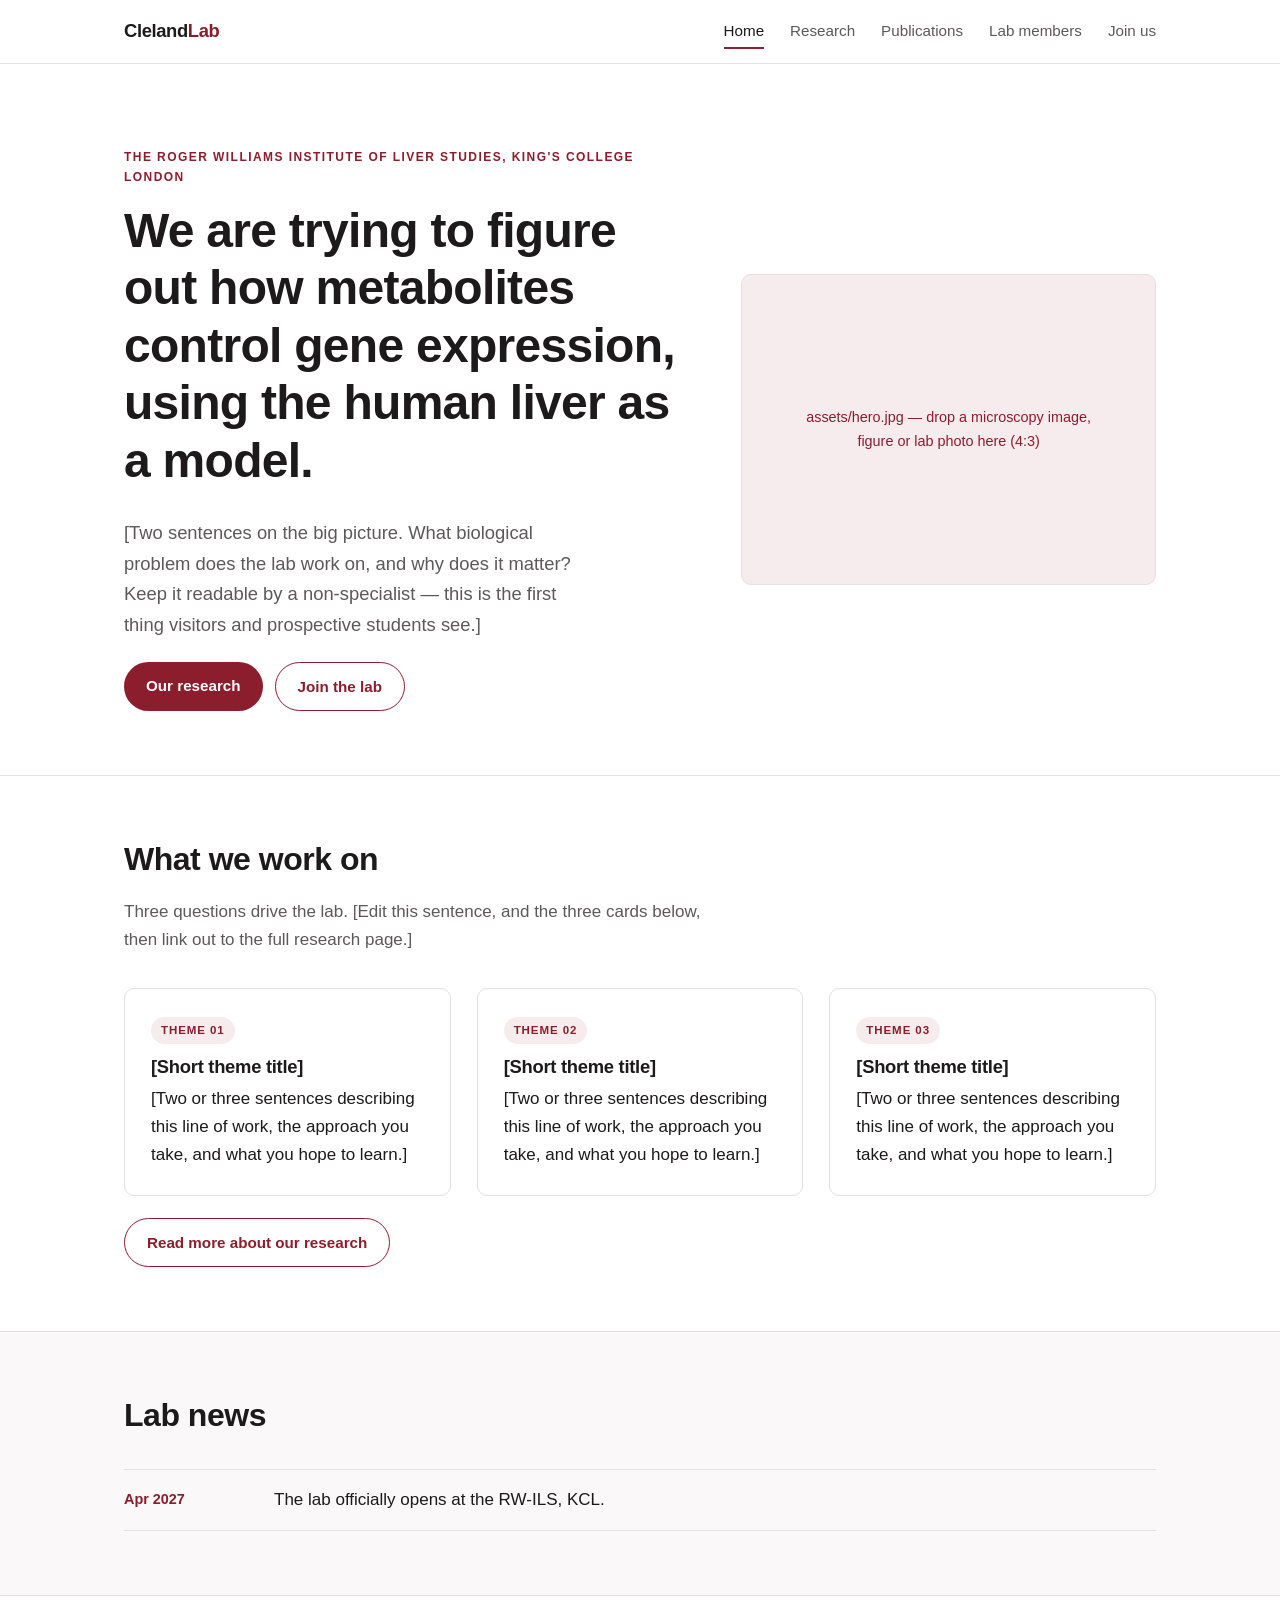
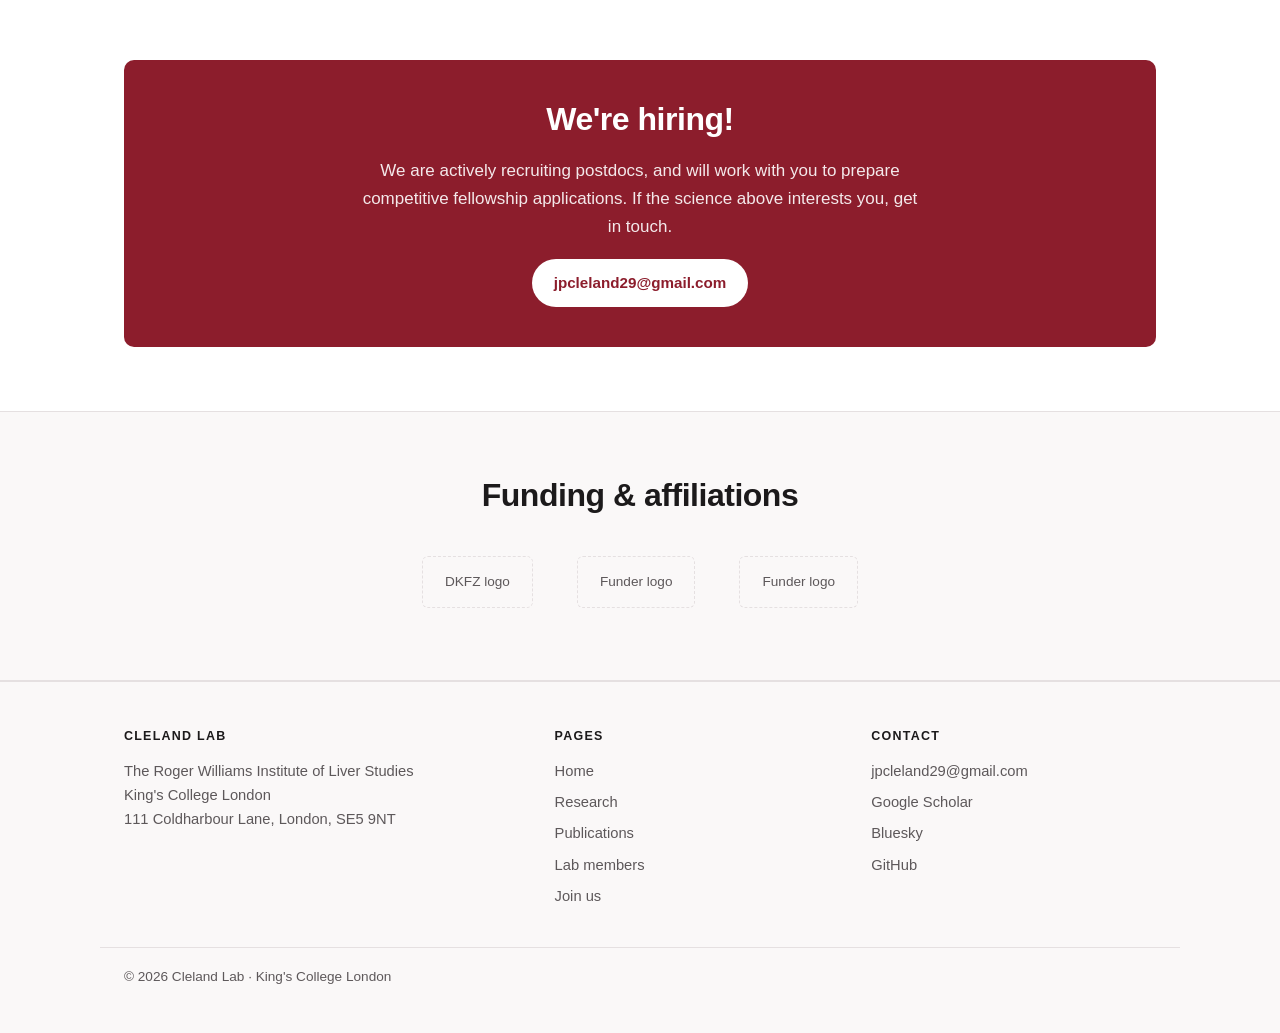
<file: index.html>
<!DOCTYPE html>
<html lang="en">
<head>
<meta charset="utf-8">
<meta name="viewport" content="width=device-width, initial-scale=1">
<title>Cleland Lab</title>
<meta name="description" content="The Cleland Lab — [one-line description of what the lab studies].">
<link rel="stylesheet" href="style.css">
<link rel="icon" href="data:image/svg+xml,<svg xmlns='http://www.w3.org/2000/svg' viewBox='0 0 100 100'><text y='.9em' font-size='90'>🧬</text></svg>">
</head>
<body>

<!-- ========== HEADER (identical on every page — edit all 5 files if you change it) ========== -->
<header class="site-header">
  <nav class="nav">
    <a class="brand" href="index.html">Cleland<span>Lab</span></a>
    <input type="checkbox" id="navtoggle" class="nav-toggle" hidden>
    <label for="navtoggle" class="nav-burger" aria-label="Menu">☰</label>
    <div class="nav-links">
      <a href="index.html" class="active">Home</a>
      <a href="research.html">Research</a>
      <a href="publications.html">Publications</a>
      <a href="members.html">Lab members</a>
      <a href="join.html">Join us</a>
    </div>
  </nav>
</header>

<!-- ========== HERO ========== -->
<section class="hero">
  <div class="wrap hero-grid">
    <div>
      <p class="eyebrow"> The Roger Williams Institute of Liver Studies, King's College London </p>
      <h1>We are trying to figure out how metabolites control gene expression, using the human liver as a model.</h1>
      <p class="lead">
        [Two sentences on the big picture. What biological problem does the lab work on,
        and why does it matter? Keep it readable by a non-specialist — this is the first
        thing visitors and prospective students see.]
      </p>
      <div class="btn-row">
        <a class="btn" href="research.html">Our research</a>
        <a class="btn ghost" href="join.html">Join the lab</a>
      </div>
    </div>
    <div class="hero-figure">
      <!-- Replace with your own image or animated GIF:
           <img src="assets/hero.jpg" alt="Description of the image"> -->
      assets/hero.jpg — drop a microscopy image,<br>figure or lab photo here (4:3)
    </div>
  </div>
</section>

<!-- ========== RESEARCH TEASER ========== -->
<section class="section">
  <div class="wrap">
    <div class="section-head">
      <h2>What we work on</h2>
      <p>Three questions drive the lab. [Edit this sentence, and the three cards below,
         then link out to the full research page.]</p>
    </div>
    <div class="grid cols-3">
      <div class="card">
        <span class="tag">Theme 01</span>
        <h3>[Short theme title]</h3>
        <p>[Two or three sentences describing this line of work, the approach you take,
           and what you hope to learn.]</p>
      </div>
      <div class="card">
        <span class="tag">Theme 02</span>
        <h3>[Short theme title]</h3>
        <p>[Two or three sentences describing this line of work, the approach you take,
           and what you hope to learn.]</p>
      </div>
      <div class="card">
        <span class="tag">Theme 03</span>
        <h3>[Short theme title]</h3>
        <p>[Two or three sentences describing this line of work, the approach you take,
           and what you hope to learn.]</p>
      </div>
    </div>
    <div class="btn-row">
      <a class="btn ghost" href="research.html">Read more about our research</a>
    </div>
  </div>
</section>

<!-- ========== NEWS ========== -->
<section class="section alt">
  <div class="wrap">
    <div class="section-head">
      <h2>Lab news</h2>
    </div>
    <ul class="news">
      <li>
        <time datetime="2027-04">Apr 2027</time>
        <p>The lab officially opens at the RW-ILS, KCL. </p>
      </li>
    </ul>
  </div>
</section>

<!-- ========== RECRUITMENT CALLOUT ========== -->
<section class="section">
  <div class="wrap">
    <div class="callout">
      <h2>We're hiring!</h2>
      <p> We are actively recruiting postdocs, and will work with you to prepare competitive fellowship applications. If the science above interests you, get in touch.</p>
      <a class="btn" href="mailto:jpcleland29@gmail.com">jpcleland29@gmail.com</a>
    </div>
  </div>
</section>

<!-- ========== FUNDERS / AFFILIATIONS ========== -->
<section class="section alt">
  <div class="wrap">
    <div class="section-head" style="text-align:center">
      <h2 style="margin-bottom:.3em">Funding &amp; affiliations</h2>
    </div>
    <div class="logos">
      <!-- Replace each placeholder with: <img src="assets/logo-dkfz.svg" alt="DKFZ"> -->
      <span class="placeholder">DKFZ logo</span>
      <span class="placeholder">Funder logo</span>
      <span class="placeholder">Funder logo</span>
    </div>
  </div>
</section>

<!-- ========== FOOTER (identical on every page) ========== -->
<footer class="site-footer">
  <div class="wrap footer-grid">
    <div>
      <h4>Cleland Lab</h4>
      <p style="margin:0">
        The Roger Williams Institute of Liver Studies <br>
        King's College London <br>
        111 Coldharbour Lane, London, SE5 9NT <br>
      </p>
    </div>
    <div>
      <h4>Pages</h4>
      <ul>
        <li><a href="index.html">Home</a></li>
        <li><a href="research.html">Research</a></li>
        <li><a href="publications.html">Publications</a></li>
        <li><a href="members.html">Lab members</a></li>
        <li><a href="join.html">Join us</a></li>
      </ul>
    </div>
    <div>
      <h4>Contact</h4>
      <ul>
        <li><a href="mailto:jpcleland29@gmail.com">jpcleland29@gmail.com</a></li>
        <li><a href="#">Google Scholar</a></li>
        <li><a href="#">Bluesky</a></li>
        <li><a href="#">GitHub</a></li>
      </ul>
    </div>
  </div>
  <div class="wrap footer-bottom">
    © 2026 Cleland Lab · King's College London
  </div>
</footer>

</body>
</html>
</file>
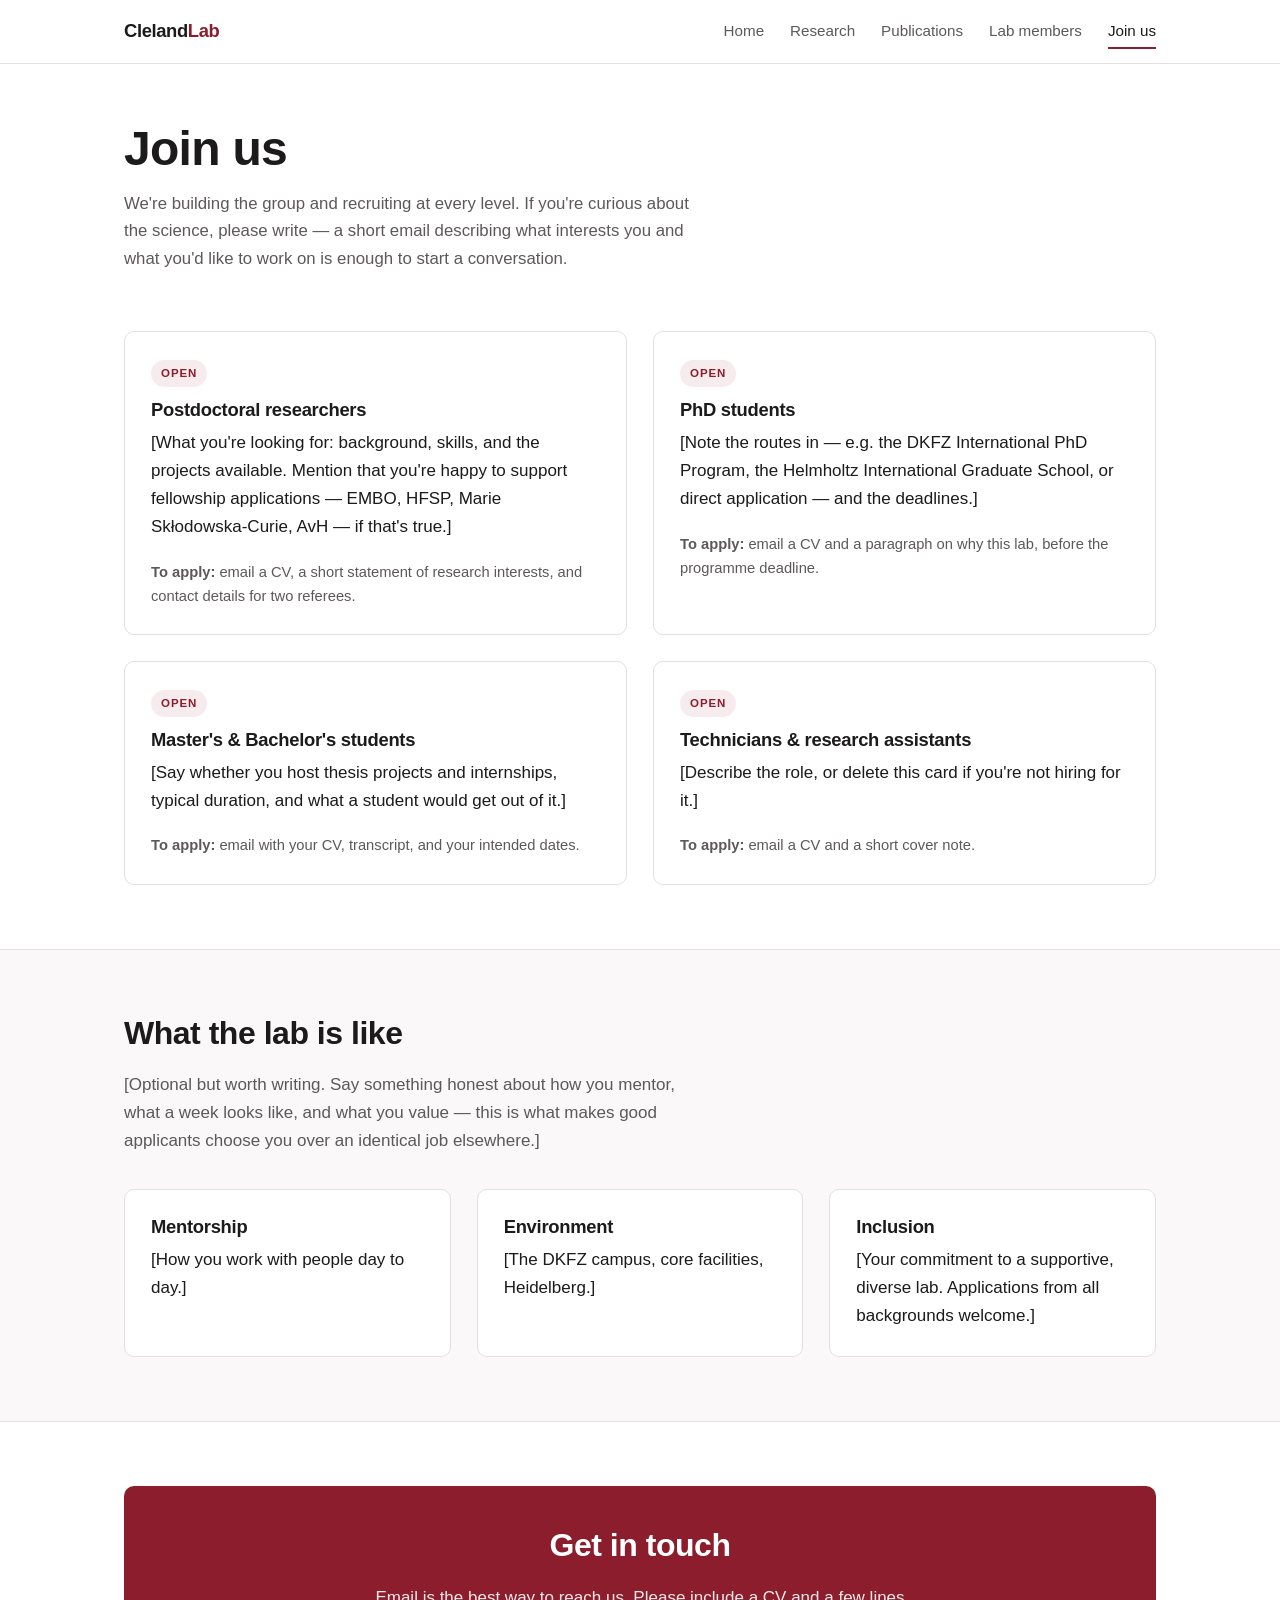
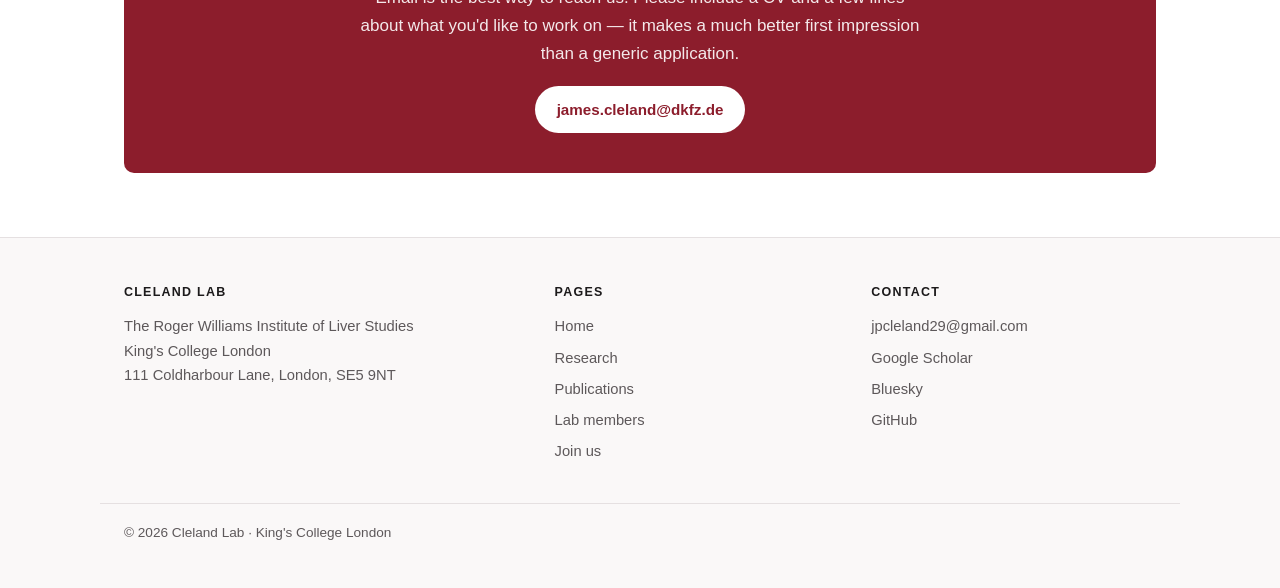
<file: join.html>
<!DOCTYPE html>
<html lang="en">
<head>
<meta charset="utf-8">
<meta name="viewport" content="width=device-width, initial-scale=1">
<title>Join us · Cleland Lab</title>
<meta name="description" content="Open positions in the Cleland Lab at the DKFZ, Heidelberg.">
<link rel="stylesheet" href="style.css">
<link rel="icon" href="data:image/svg+xml,<svg xmlns='http://www.w3.org/2000/svg' viewBox='0 0 100 100'><text y='.9em' font-size='90'>🧬</text></svg>">
</head>
<body>

<header class="site-header">
  <nav class="nav">
    <a class="brand" href="index.html">Cleland<span>Lab</span></a>
    <input type="checkbox" id="navtoggle" class="nav-toggle" hidden>
    <label for="navtoggle" class="nav-burger" aria-label="Menu">☰</label>
    <div class="nav-links">
      <a href="index.html">Home</a>
      <a href="research.html">Research</a>
      <a href="publications.html">Publications</a>
      <a href="members.html">Lab members</a>
      <a href="join.html" class="active">Join us</a>
    </div>
  </nav>
</header>

<section class="page-head">
  <div class="wrap">
    <h1>Join us</h1>
    <p>We're building the group and recruiting at every level. If you're curious about
       the science, please write — a short email describing what interests you and what
       you'd like to work on is enough to start a conversation.</p>
  </div>
</section>

<section class="section" style="padding-top:32px">
  <div class="wrap">
    <div class="grid cols-2">

      <div class="card">
        <span class="tag">Open</span>
        <h3>Postdoctoral researchers</h3>
        <p>[What you're looking for: background, skills, and the projects available.
           Mention that you're happy to support fellowship applications — EMBO, HFSP,
           Marie Skłodowska-Curie, AvH — if that's true.]</p>
        <p class="small muted"><b>To apply:</b> email a CV, a short statement of
           research interests, and contact details for two referees.</p>
      </div>

      <div class="card">
        <span class="tag">Open</span>
        <h3>PhD students</h3>
        <p>[Note the routes in — e.g. the DKFZ International PhD Program, the Helmholtz
           International Graduate School, or direct application — and the deadlines.]</p>
        <p class="small muted"><b>To apply:</b> email a CV and a paragraph on why this
           lab, before the programme deadline.</p>
      </div>

      <div class="card">
        <span class="tag">Open</span>
        <h3>Master's &amp; Bachelor's students</h3>
        <p>[Say whether you host thesis projects and internships, typical duration,
           and what a student would get out of it.]</p>
        <p class="small muted"><b>To apply:</b> email with your CV, transcript, and
           your intended dates.</p>
      </div>

      <div class="card">
        <span class="tag">Open</span>
        <h3>Technicians &amp; research assistants</h3>
        <p>[Describe the role, or delete this card if you're not hiring for it.]</p>
        <p class="small muted"><b>To apply:</b> email a CV and a short cover note.</p>
      </div>

    </div>
  </div>
</section>

<section class="section alt">
  <div class="wrap">
    <div class="section-head">
      <h2>What the lab is like</h2>
      <p>[Optional but worth writing. Say something honest about how you mentor, what
         a week looks like, and what you value — this is what makes good applicants
         choose you over an identical job elsewhere.]</p>
    </div>
    <div class="grid cols-3">
      <div class="card"><h3>Mentorship</h3><p>[How you work with people day to day.]</p></div>
      <div class="card"><h3>Environment</h3><p>[The DKFZ campus, core facilities, Heidelberg.]</p></div>
      <div class="card"><h3>Inclusion</h3><p>[Your commitment to a supportive, diverse lab. Applications from all backgrounds welcome.]</p></div>
    </div>
  </div>
</section>

<section class="section">
  <div class="wrap">
    <div class="callout">
      <h2>Get in touch</h2>
      <p>Email is the best way to reach us. Please include a CV and a few lines about
         what you'd like to work on — it makes a much better first impression than a
         generic application.</p>
      <a class="btn" href="mailto:james.cleland@dkfz.de">james.cleland@dkfz.de</a>
    </div>
  </div>
</section>

<footer class="site-footer">
  <div class="wrap footer-grid">
    <div>
      <h4>Cleland Lab</h4>
      <p style="margin:0">
        The Roger Williams Institute of Liver Studies <br>
        King's College London <br>
        111 Coldharbour Lane, London, SE5 9NT <br>
      </p>
    </div>
    <div>
      <h4>Pages</h4>
      <ul>
        <li><a href="index.html">Home</a></li>
        <li><a href="research.html">Research</a></li>
        <li><a href="publications.html">Publications</a></li>
        <li><a href="members.html">Lab members</a></li>
        <li><a href="join.html">Join us</a></li>
      </ul>
    </div>
    <div>
      <h4>Contact</h4>
      <ul>
        <li><a href="mailto:jpcleland29@gmail.com">jpcleland29@gmail.com</a></li>
        <li><a href="#">Google Scholar</a></li>
        <li><a href="#">Bluesky</a></li>
        <li><a href="#">GitHub</a></li>
      </ul>
    </div>
  </div>
  <div class="wrap footer-bottom">
    © 2026 Cleland Lab · King's College London
  </div>
</footer>

</body>
</html>
</file>
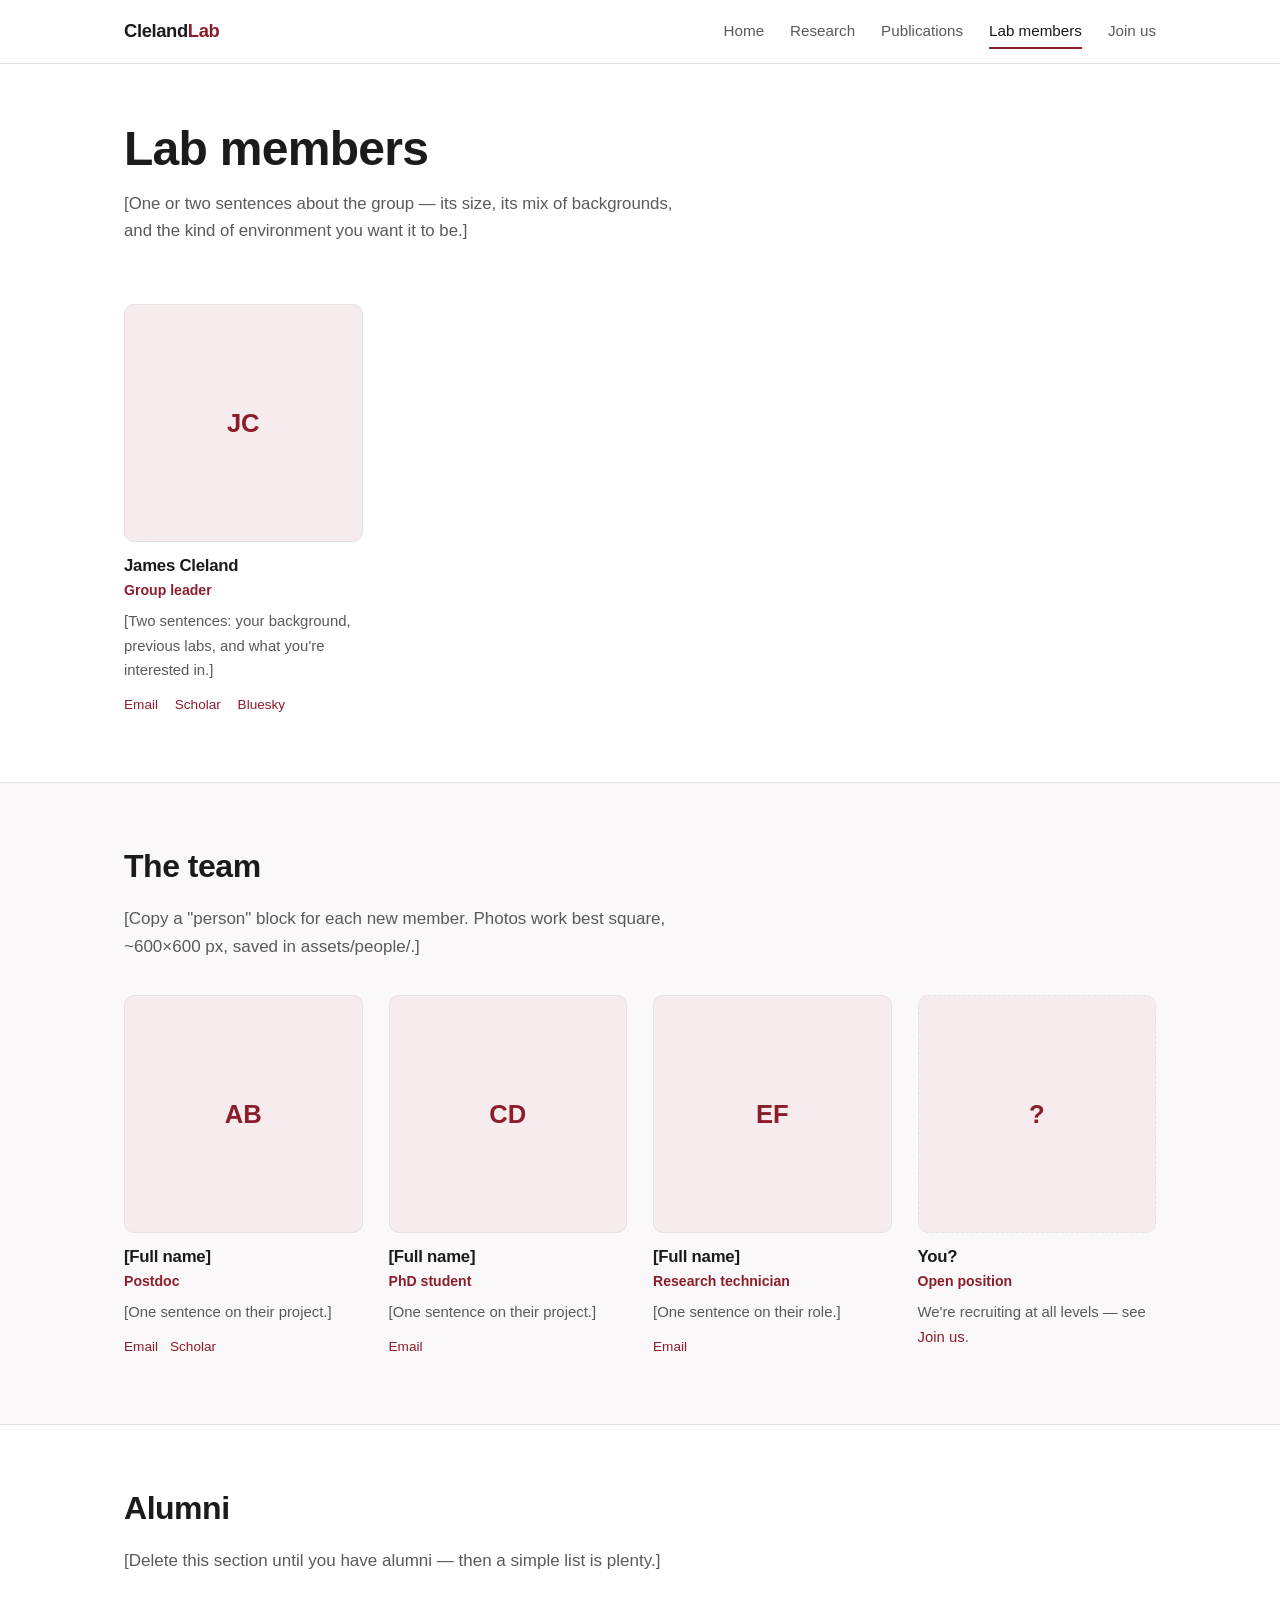
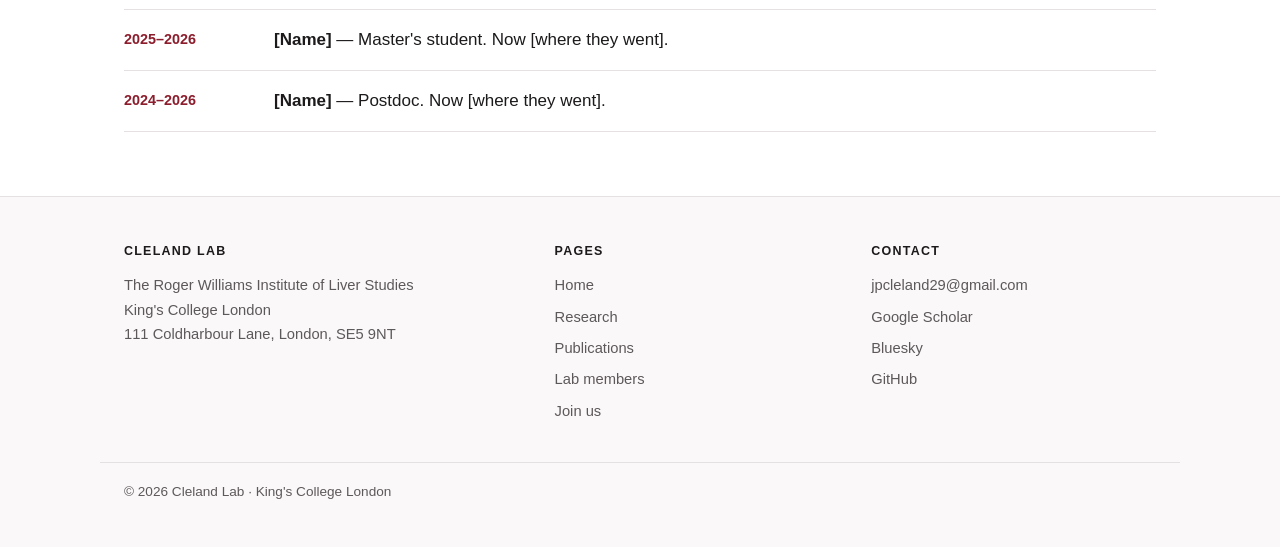
<file: members.html>
<!DOCTYPE html>
<html lang="en">
<head>
<meta charset="utf-8">
<meta name="viewport" content="width=device-width, initial-scale=1">
<title>Lab members · Cleland Lab</title>
<meta name="description" content="People in the Cleland Lab.">
<link rel="stylesheet" href="style.css">
<link rel="icon" href="data:image/svg+xml,<svg xmlns='http://www.w3.org/2000/svg' viewBox='0 0 100 100'><text y='.9em' font-size='90'>🧬</text></svg>">
</head>
<body>

<header class="site-header">
  <nav class="nav">
    <a class="brand" href="index.html">Cleland<span>Lab</span></a>
    <input type="checkbox" id="navtoggle" class="nav-toggle" hidden>
    <label for="navtoggle" class="nav-burger" aria-label="Menu">☰</label>
    <div class="nav-links">
      <a href="index.html">Home</a>
      <a href="research.html">Research</a>
      <a href="publications.html">Publications</a>
      <a href="members.html" class="active">Lab members</a>
      <a href="join.html">Join us</a>
    </div>
  </nav>
</header>

<section class="page-head">
  <div class="wrap">
    <h1>Lab members</h1>
    <p>[One or two sentences about the group — its size, its mix of backgrounds, and
       the kind of environment you want it to be.]</p>
  </div>
</section>

<!-- ========== GROUP LEADER ========== -->
<section class="section" style="padding-top:32px">
  <div class="wrap">
    <div class="grid cols-4">
      <div class="person">
        <div class="photo">
          <!-- <img src="assets/people/james.jpg" alt="James Cleland"> -->
          JC
        </div>
        <h3>James Cleland</h3>
        <p class="role">Group leader</p>
        <p>[Two sentences: your background, previous labs, and what you're interested in.]</p>
        <div class="links">
          <a href="mailto:james.cleland@dkfz.de">Email</a>
          <a href="#">Scholar</a>
          <a href="#">Bluesky</a>
        </div>
      </div>
    </div>
  </div>
</section>

<!-- ========== CURRENT MEMBERS ========== -->
<section class="section alt">
  <div class="wrap">
    <div class="section-head">
      <h2>The team</h2>
      <p>[Copy a "person" block for each new member. Photos work best square, ~600×600 px,
         saved in assets/people/.]</p>
    </div>
    <div class="grid cols-4">

      <div class="person">
        <div class="photo">AB</div>
        <h3>[Full name]</h3>
        <p class="role">Postdoc</p>
        <p>[One sentence on their project.]</p>
        <div class="links"><a href="#">Email</a><a href="#">Scholar</a></div>
      </div>

      <div class="person">
        <div class="photo">CD</div>
        <h3>[Full name]</h3>
        <p class="role">PhD student</p>
        <p>[One sentence on their project.]</p>
        <div class="links"><a href="#">Email</a></div>
      </div>

      <div class="person">
        <div class="photo">EF</div>
        <h3>[Full name]</h3>
        <p class="role">Research technician</p>
        <p>[One sentence on their role.]</p>
        <div class="links"><a href="#">Email</a></div>
      </div>

      <div class="person">
        <div class="photo" style="border-style:dashed">?</div>
        <h3>You?</h3>
        <p class="role">Open position</p>
        <p>We're recruiting at all levels — see <a href="join.html">Join us</a>.</p>
      </div>

    </div>
  </div>
</section>

<!-- ========== ALUMNI ========== -->
<section class="section">
  <div class="wrap">
    <div class="section-head">
      <h2>Alumni</h2>
      <p>[Delete this section until you have alumni — then a simple list is plenty.]</p>
    </div>
    <ul class="news">
      <li><time>2025–2026</time><p><b>[Name]</b> — Master's student. Now [where they went].</p></li>
      <li><time>2024–2026</time><p><b>[Name]</b> — Postdoc. Now [where they went].</p></li>
    </ul>
  </div>
</section>

<footer class="site-footer">
  <div class="wrap footer-grid">
    <div>
      <h4>Cleland Lab</h4>
      <p style="margin:0">
        The Roger Williams Institute of Liver Studies <br>
        King's College London <br>
        111 Coldharbour Lane, London, SE5 9NT <br>
      </p>
    </div>
    <div>
      <h4>Pages</h4>
      <ul>
        <li><a href="index.html">Home</a></li>
        <li><a href="research.html">Research</a></li>
        <li><a href="publications.html">Publications</a></li>
        <li><a href="members.html">Lab members</a></li>
        <li><a href="join.html">Join us</a></li>
      </ul>
    </div>
    <div>
      <h4>Contact</h4>
      <ul>
        <li><a href="mailto:jpcleland29@gmail.com">jpcleland29@gmail.com</a></li>
        <li><a href="#">Google Scholar</a></li>
        <li><a href="#">Bluesky</a></li>
        <li><a href="#">GitHub</a></li>
      </ul>
    </div>
  </div>
  <div class="wrap footer-bottom">
    © 2026 Cleland Lab · King's College London
  </div>
</footer>

</body>
</html>
</file>
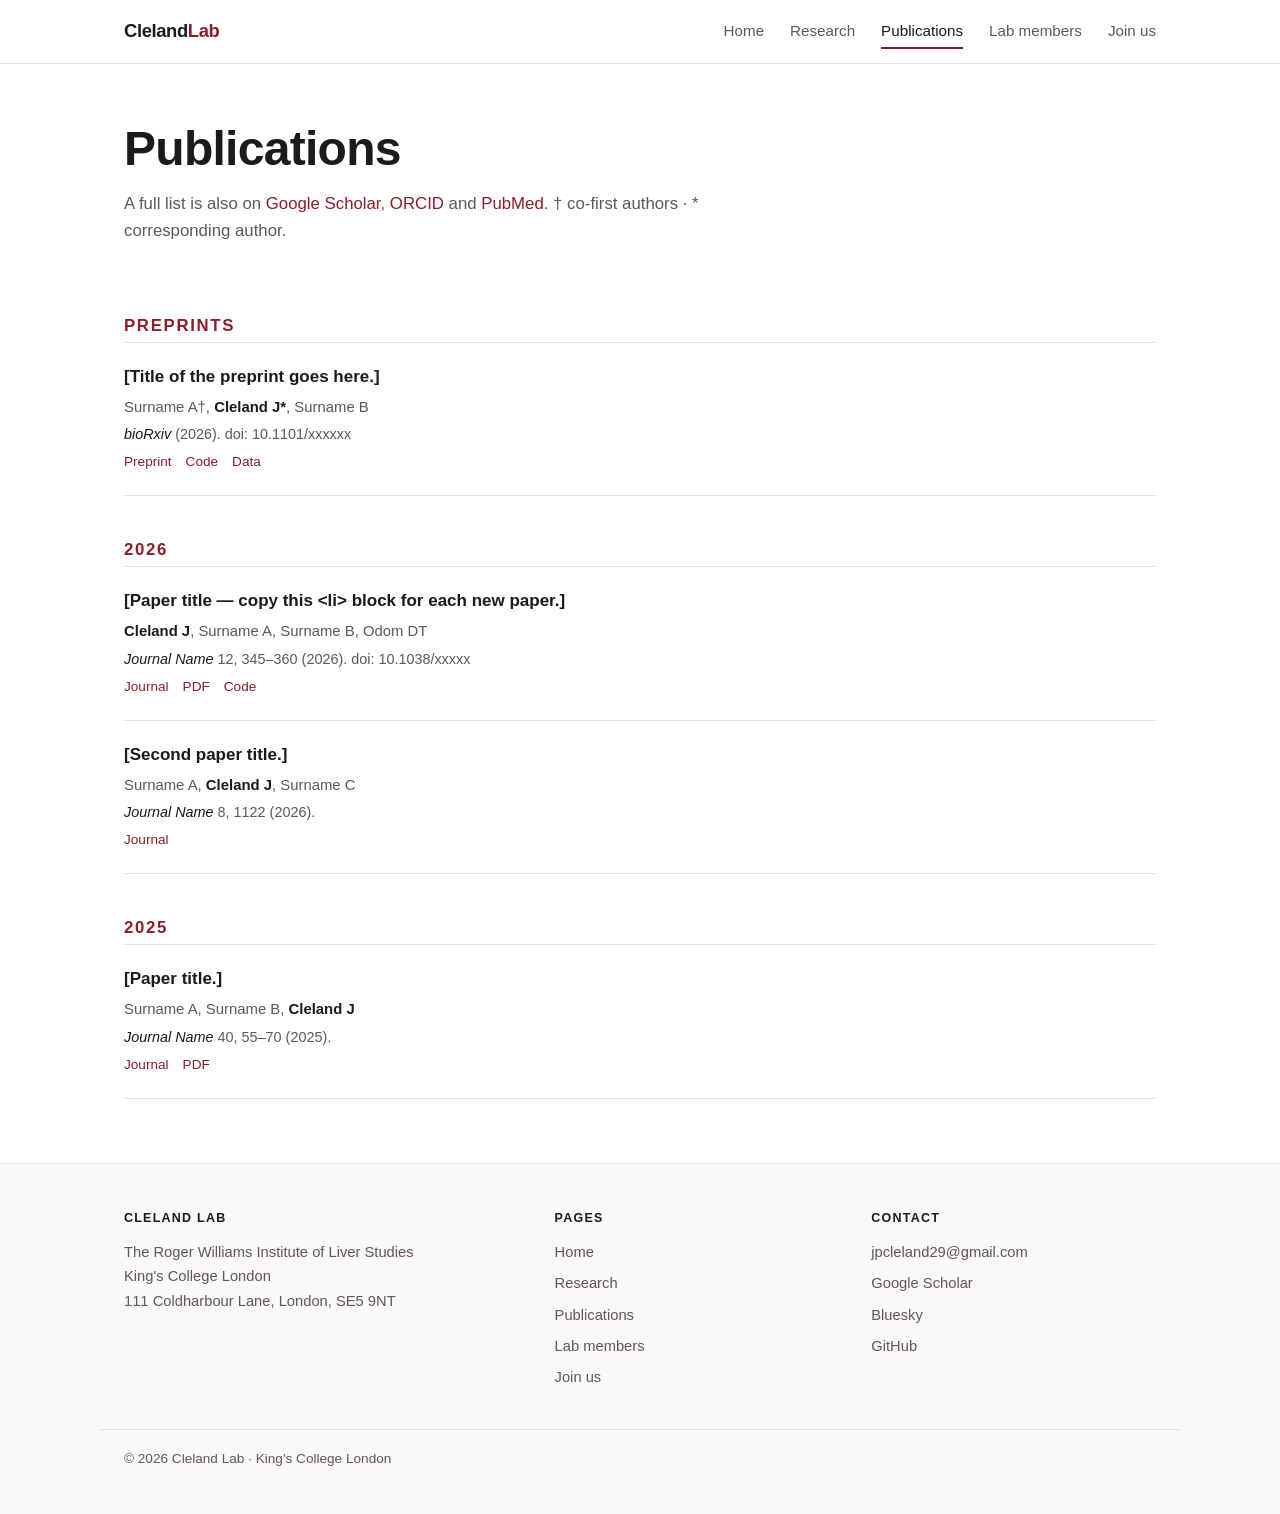
<file: publications.html>
<!DOCTYPE html>
<html lang="en">
<head>
<meta charset="utf-8">
<meta name="viewport" content="width=device-width, initial-scale=1">
<title>Publications · Cleland Lab</title>
<meta name="description" content="Publications from the Cleland Lab.">
<link rel="stylesheet" href="style.css">
<link rel="icon" href="data:image/svg+xml,<svg xmlns='http://www.w3.org/2000/svg' viewBox='0 0 100 100'><text y='.9em' font-size='90'>🧬</text></svg>">
</head>
<body>

<header class="site-header">
  <nav class="nav">
    <a class="brand" href="index.html">Cleland<span>Lab</span></a>
    <input type="checkbox" id="navtoggle" class="nav-toggle" hidden>
    <label for="navtoggle" class="nav-burger" aria-label="Menu">☰</label>
    <div class="nav-links">
      <a href="index.html">Home</a>
      <a href="research.html">Research</a>
      <a href="publications.html" class="active">Publications</a>
      <a href="members.html">Lab members</a>
      <a href="join.html">Join us</a>
    </div>
  </nav>
</header>

<section class="page-head">
  <div class="wrap">
    <h1>Publications</h1>
    <p>A full list is also on
      <a href="#">Google Scholar</a>,
      <a href="#">ORCID</a> and
      <a href="#">PubMed</a>. † co-first authors · * corresponding author.</p>
  </div>
</section>

<section class="section" style="padding-top:32px">
  <div class="wrap">

    <!-- ================= PREPRINTS ================= -->
    <h2 class="year-head">Preprints</h2>
    <ul class="pub-list">
      <li>
        <span class="pub-title">[Title of the preprint goes here.]</span>
        <div class="pub-authors">Surname A†, <b>Cleland J*</b>, Surname B</div>
        <div class="pub-meta"><em>bioRxiv</em> (2026). doi: 10.1101/xxxxxx</div>
        <div class="pub-links">
          <a href="#">Preprint</a><a href="#">Code</a><a href="#">Data</a>
        </div>
      </li>
    </ul>

    <!-- ================= 2026 ================= -->
    <h2 class="year-head">2026</h2>
    <ul class="pub-list">
      <li>
        <span class="pub-title">[Paper title — copy this &lt;li&gt; block for each new paper.]</span>
        <div class="pub-authors"><b>Cleland J</b>, Surname A, Surname B, Odom DT</div>
        <div class="pub-meta"><em>Journal Name</em> 12, 345–360 (2026). doi: 10.1038/xxxxx</div>
        <div class="pub-links">
          <a href="#">Journal</a><a href="#">PDF</a><a href="#">Code</a>
        </div>
      </li>
      <li>
        <span class="pub-title">[Second paper title.]</span>
        <div class="pub-authors">Surname A, <b>Cleland J</b>, Surname C</div>
        <div class="pub-meta"><em>Journal Name</em> 8, 1122 (2026).</div>
        <div class="pub-links"><a href="#">Journal</a></div>
      </li>
    </ul>

    <!-- ================= 2025 ================= -->
    <h2 class="year-head">2025</h2>
    <ul class="pub-list">
      <li>
        <span class="pub-title">[Paper title.]</span>
        <div class="pub-authors">Surname A, Surname B, <b>Cleland J</b></div>
        <div class="pub-meta"><em>Journal Name</em> 40, 55–70 (2025).</div>
        <div class="pub-links"><a href="#">Journal</a><a href="#">PDF</a></div>
      </li>
    </ul>

  </div>
</section>

<footer class="site-footer">
  <div class="wrap footer-grid">
    <div>
      <h4>Cleland Lab</h4>
      <p style="margin:0">
        The Roger Williams Institute of Liver Studies <br>
        King's College London <br>
        111 Coldharbour Lane, London, SE5 9NT <br>
      </p>
    </div>
    <div>
      <h4>Pages</h4>
      <ul>
        <li><a href="index.html">Home</a></li>
        <li><a href="research.html">Research</a></li>
        <li><a href="publications.html">Publications</a></li>
        <li><a href="members.html">Lab members</a></li>
        <li><a href="join.html">Join us</a></li>
      </ul>
    </div>
    <div>
      <h4>Contact</h4>
      <ul>
        <li><a href="mailto:jpcleland29@gmail.com">jpcleland29@gmail.com</a></li>
        <li><a href="#">Google Scholar</a></li>
        <li><a href="#">Bluesky</a></li>
        <li><a href="#">GitHub</a></li>
      </ul>
    </div>
  </div>
  <div class="wrap footer-bottom">
    © 2026 Cleland Lab · King's College London
  </div>
</footer>

</body>
</html>
</file>
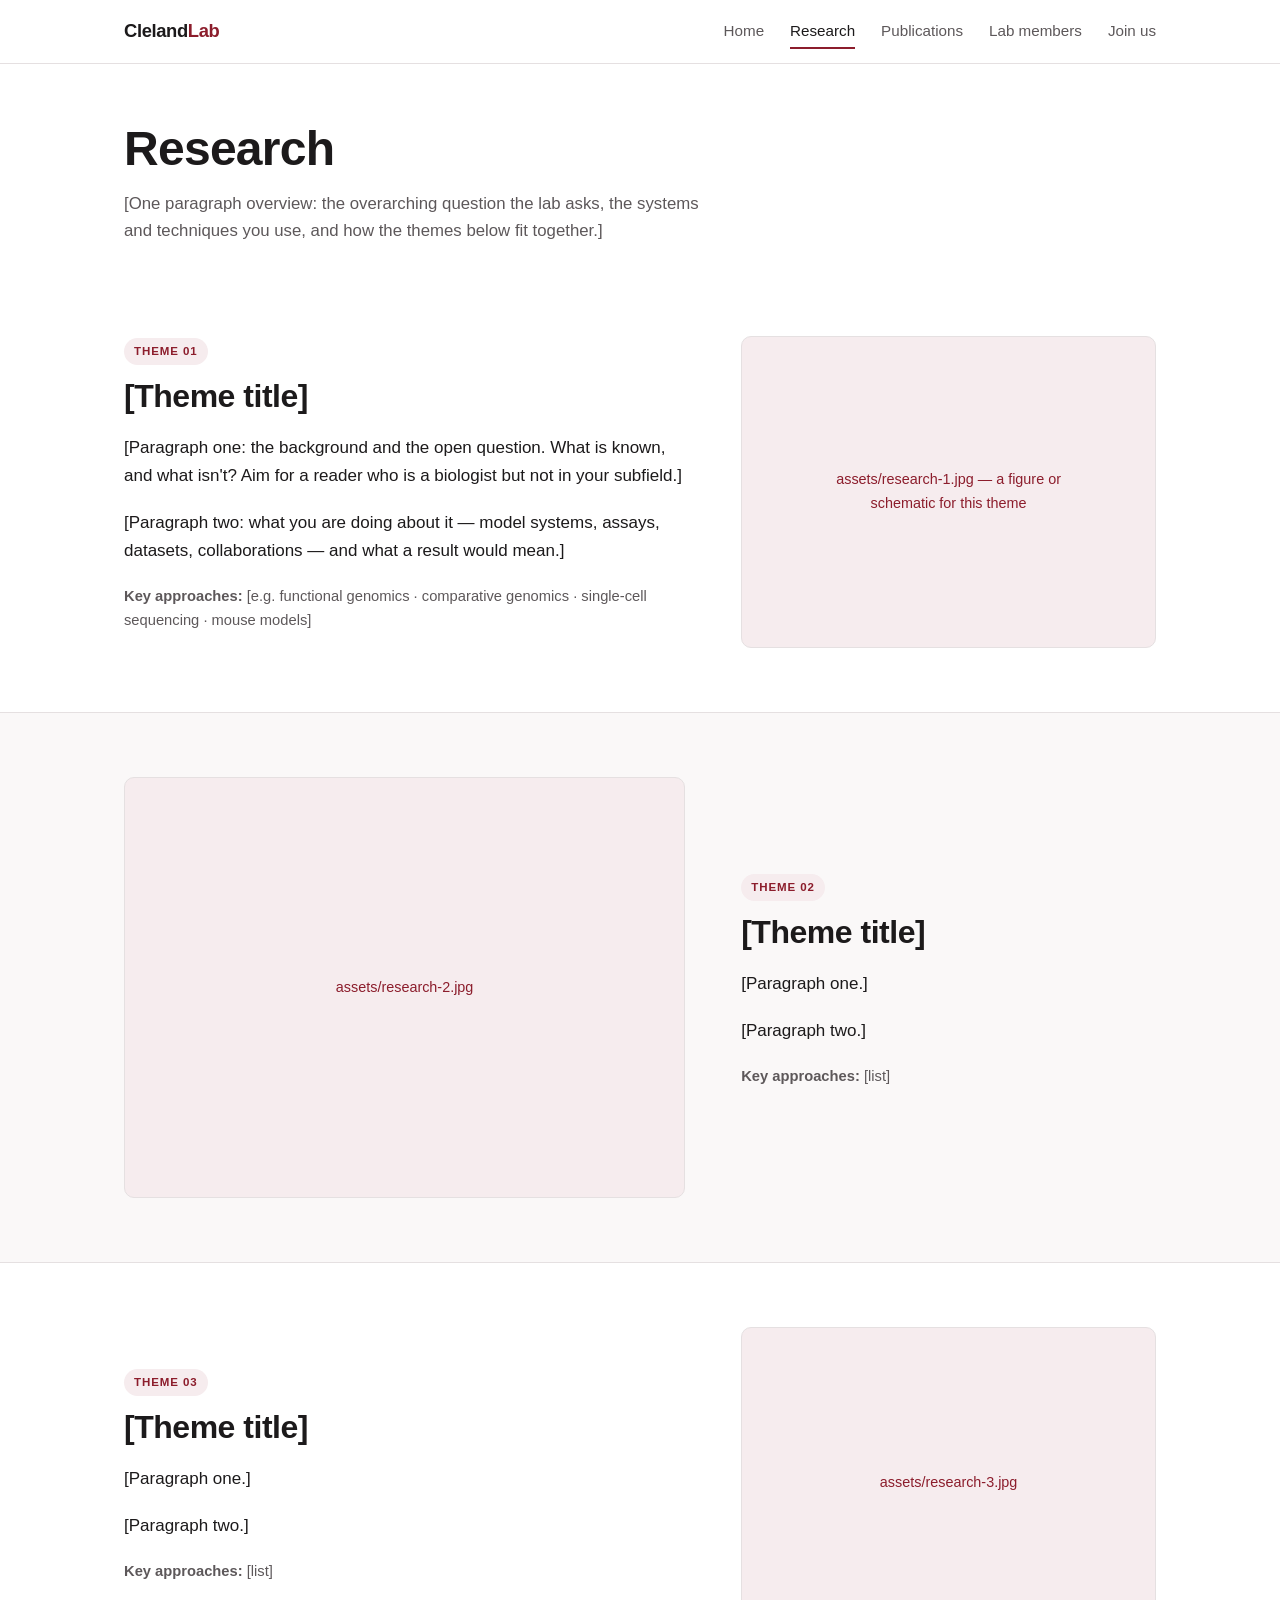
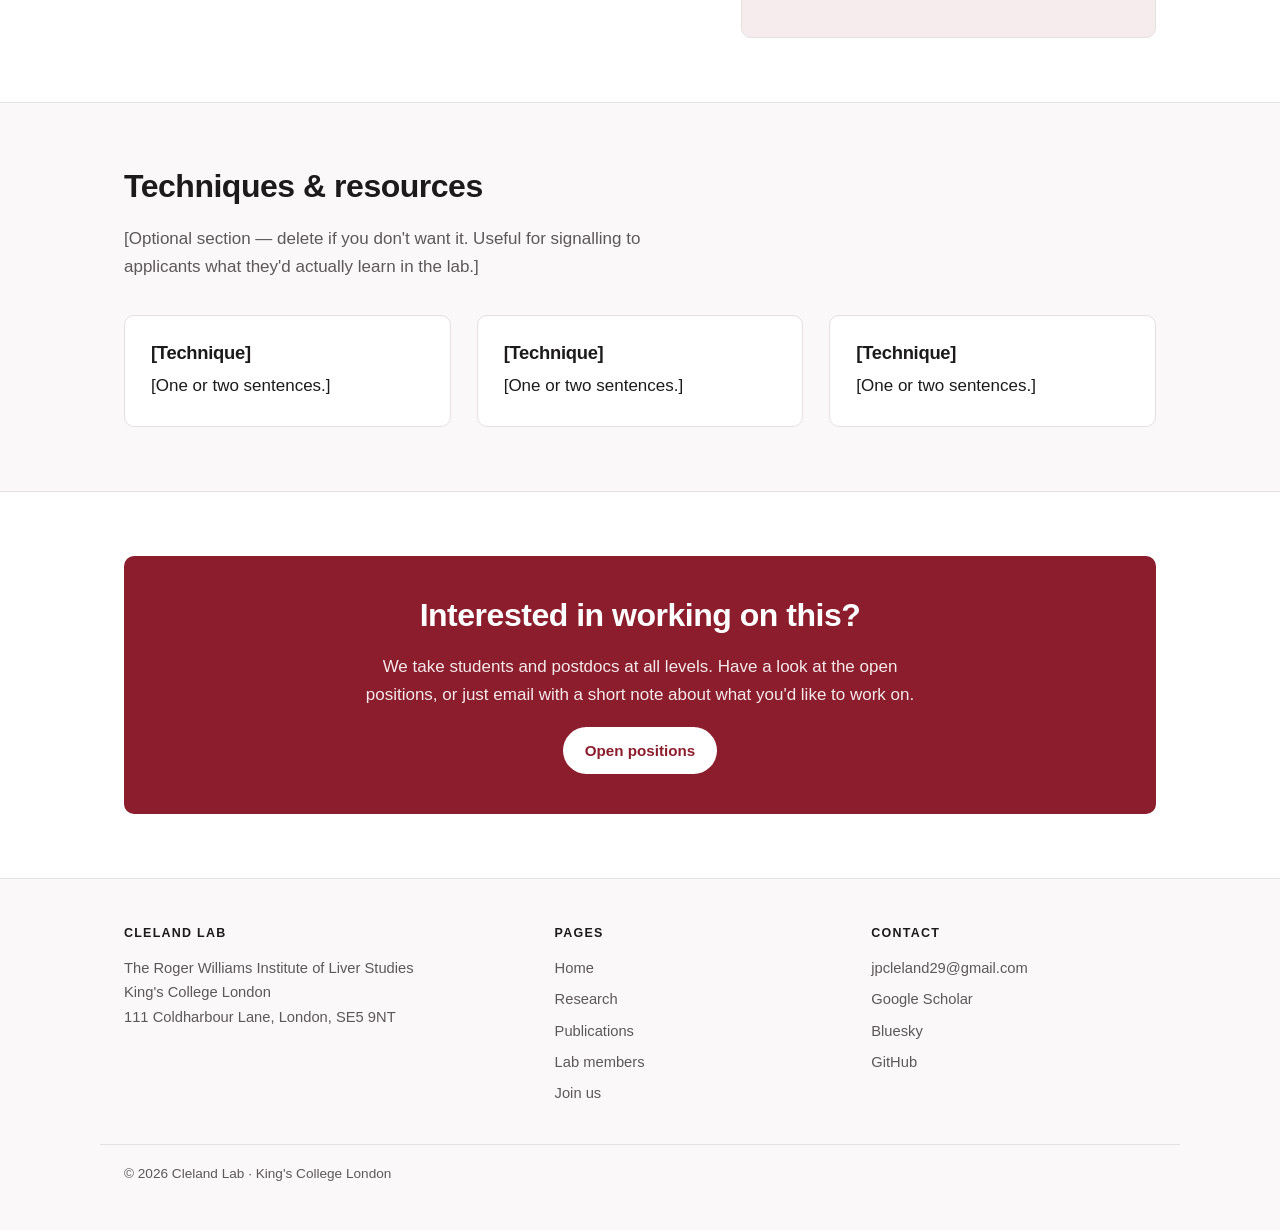
<file: research.html>
<!DOCTYPE html>
<html lang="en">
<head>
<meta charset="utf-8">
<meta name="viewport" content="width=device-width, initial-scale=1">
<title>Research · Cleland Lab</title>
<meta name="description" content="Research themes in the Cleland Lab.">
<link rel="stylesheet" href="style.css">
<link rel="icon" href="data:image/svg+xml,<svg xmlns='http://www.w3.org/2000/svg' viewBox='0 0 100 100'><text y='.9em' font-size='90'>🧬</text></svg>">
</head>
<body>

<header class="site-header">
  <nav class="nav">
    <a class="brand" href="index.html">Cleland<span>Lab</span></a>
    <input type="checkbox" id="navtoggle" class="nav-toggle" hidden>
    <label for="navtoggle" class="nav-burger" aria-label="Menu">☰</label>
    <div class="nav-links">
      <a href="index.html">Home</a>
      <a href="research.html" class="active">Research</a>
      <a href="publications.html">Publications</a>
      <a href="members.html">Lab members</a>
      <a href="join.html">Join us</a>
    </div>
  </nav>
</header>

<section class="page-head">
  <div class="wrap">
    <h1>Research</h1>
    <p>[One paragraph overview: the overarching question the lab asks, the systems and
       techniques you use, and how the themes below fit together.]</p>
  </div>
</section>

<!-- ========== THEME 1 ========== -->
<section class="section">
  <div class="wrap hero-grid">
    <div>
      <span class="tag">Theme 01</span>
      <h2>[Theme title]</h2>
      <p>[Paragraph one: the background and the open question. What is known, and what
         isn't? Aim for a reader who is a biologist but not in your subfield.]</p>
      <p>[Paragraph two: what you are doing about it — model systems, assays, datasets,
         collaborations — and what a result would mean.]</p>
      <p class="small muted"><b>Key approaches:</b> [e.g. functional genomics · comparative
         genomics · single-cell sequencing · mouse models]</p>
    </div>
    <div class="hero-figure">assets/research-1.jpg — a figure or<br>schematic for this theme</div>
  </div>
</section>

<!-- ========== THEME 2 ========== -->
<section class="section alt">
  <div class="wrap hero-grid">
    <div class="hero-figure" style="order:0">assets/research-2.jpg</div>
    <div>
      <span class="tag">Theme 02</span>
      <h2>[Theme title]</h2>
      <p>[Paragraph one.]</p>
      <p>[Paragraph two.]</p>
      <p class="small muted"><b>Key approaches:</b> [list]</p>
    </div>
  </div>
</section>

<!-- ========== THEME 3 ========== -->
<section class="section">
  <div class="wrap hero-grid">
    <div>
      <span class="tag">Theme 03</span>
      <h2>[Theme title]</h2>
      <p>[Paragraph one.]</p>
      <p>[Paragraph two.]</p>
      <p class="small muted"><b>Key approaches:</b> [list]</p>
    </div>
    <div class="hero-figure">assets/research-3.jpg</div>
  </div>
</section>

<!-- ========== METHODS / RESOURCES ========== -->
<section class="section alt">
  <div class="wrap">
    <div class="section-head">
      <h2>Techniques &amp; resources</h2>
      <p>[Optional section — delete if you don't want it. Useful for signalling to
         applicants what they'd actually learn in the lab.]</p>
    </div>
    <div class="grid cols-3">
      <div class="card"><h3>[Technique]</h3><p>[One or two sentences.]</p></div>
      <div class="card"><h3>[Technique]</h3><p>[One or two sentences.]</p></div>
      <div class="card"><h3>[Technique]</h3><p>[One or two sentences.]</p></div>
    </div>
  </div>
</section>

<section class="section">
  <div class="wrap">
    <div class="callout">
      <h2>Interested in working on this?</h2>
      <p>We take students and postdocs at all levels. Have a look at the open positions,
         or just email with a short note about what you'd like to work on.</p>
      <a class="btn" href="join.html">Open positions</a>
    </div>
  </div>
</section>

<footer class="site-footer">
  <div class="wrap footer-grid">
    <div>
      <h4>Cleland Lab</h4>
      <p style="margin:0">
        The Roger Williams Institute of Liver Studies <br>
        King's College London <br>
        111 Coldharbour Lane, London, SE5 9NT <br>
      </p>
    </div>
    <div>
      <h4>Pages</h4>
      <ul>
        <li><a href="index.html">Home</a></li>
        <li><a href="research.html">Research</a></li>
        <li><a href="publications.html">Publications</a></li>
        <li><a href="members.html">Lab members</a></li>
        <li><a href="join.html">Join us</a></li>
      </ul>
    </div>
    <div>
      <h4>Contact</h4>
      <ul>
        <li><a href="mailto:jpcleland29@gmail.com">jpcleland29@gmail.com</a></li>
        <li><a href="#">Google Scholar</a></li>
        <li><a href="#">Bluesky</a></li>
        <li><a href="#">GitHub</a></li>
      </ul>
    </div>
  </div>
  <div class="wrap footer-bottom">
    © 2026 Cleland Lab · King's College London
  </div>
</footer>

</body>
</html>
</file>
<file: style.css>
/* ============================================================
   Cleland Lab — shared stylesheet
   Edit the variables below to restyle the whole site at once.
   ============================================================ */

:root {
  --accent:        #8c1d2c;   /* dark red — main accent */
  --accent-dark:   #6a1521;   /* hover / darker shade    */
  --accent-soft:   #f6ecee;   /* pale tint for panels    */
  --ink:           #1c1a1b;   /* body text               */
  --ink-soft:      #5d585a;   /* secondary text          */
  --line:          #e5e0e1;   /* hairline borders        */
  --bg:            #ffffff;
  --bg-alt:        #faf8f8;

  --max:           1080px;    /* content width           */
  --radius:        10px;
  --font-sans:     "Inter", -apple-system, BlinkMacSystemFont, "Segoe UI",
                   Helvetica, Arial, sans-serif;
}

/* ---------- reset ---------- */
*, *::before, *::after { box-sizing: border-box; }
html { scroll-behavior: smooth; -webkit-text-size-adjust: 100%; }
body {
  margin: 0;
  font-family: var(--font-sans);
  font-size: 17px;
  line-height: 1.65;
  color: var(--ink);
  background: var(--bg);
  -webkit-font-smoothing: antialiased;
}
img { max-width: 100%; display: block; }
a { color: var(--accent); text-decoration: none; }
a:hover { color: var(--accent-dark); text-decoration: underline; }

h1, h2, h3 { line-height: 1.2; font-weight: 650; letter-spacing: -0.015em; margin: 0 0 .6em; }
h1 { font-size: clamp(2rem, 4.5vw, 3rem); }
h2 { font-size: clamp(1.5rem, 3vw, 2rem); }
h3 { font-size: 1.15rem; }
p  { margin: 0 0 1.1em; }

.wrap { max-width: var(--max); margin: 0 auto; padding: 0 24px; }
.muted { color: var(--ink-soft); }
.small { font-size: .92rem; }

/* ---------- header / nav ---------- */
.site-header {
  position: sticky; top: 0; z-index: 50;
  background: rgba(255,255,255,.92);
  backdrop-filter: saturate(180%) blur(10px);
  border-bottom: 1px solid var(--line);
}
.nav {
  display: flex; align-items: center; justify-content: space-between;
  gap: 20px; padding: 14px 24px; max-width: var(--max); margin: 0 auto;
}
.brand {
  font-weight: 700; font-size: 1.15rem; letter-spacing: -0.02em;
  color: var(--ink); text-decoration: none; white-space: nowrap;
}
.brand span { color: var(--accent); }
.nav-links { display: flex; gap: 26px; align-items: center; flex-wrap: wrap; }
.nav-links a {
  color: var(--ink-soft); font-size: .95rem; font-weight: 500;
  text-decoration: none; padding: 4px 0; border-bottom: 2px solid transparent;
}
.nav-links a:hover { color: var(--accent); }
.nav-links a.active { color: var(--ink); border-bottom-color: var(--accent); }

/* mobile menu (CSS-only) */
.nav-toggle { display: none; }
.nav-burger {
  display: none; cursor: pointer; padding: 6px; border: 1px solid var(--line);
  border-radius: 6px; line-height: 1; font-size: 1.2rem; color: var(--ink);
}

/* ---------- hero ---------- */
.hero { padding: 84px 0 64px; border-bottom: 1px solid var(--line); }
.hero-grid {
  display: grid; grid-template-columns: 1.15fr .85fr; gap: 56px; align-items: center;
}
.hero .eyebrow {
  text-transform: uppercase; letter-spacing: .12em; font-size: .75rem;
  font-weight: 650; color: var(--accent); margin-bottom: 14px;
}
.hero p.lead { font-size: 1.15rem; color: var(--ink-soft); max-width: 46ch; }
.hero-figure {
  aspect-ratio: 4/3; border-radius: var(--radius); overflow: hidden;
  background: var(--accent-soft);
  display: flex; align-items: center; justify-content: center;
  color: var(--accent); font-size: .9rem; text-align: center; padding: 20px;
  border: 1px solid var(--line);
}
.hero-figure img { width: 100%; height: 100%; object-fit: cover; }

/* ---------- buttons ---------- */
.btn {
  display: inline-block; padding: 11px 22px; border-radius: 999px;
  background: var(--accent); color: #fff !important; font-weight: 600;
  font-size: .95rem; text-decoration: none !important;
  transition: background .15s ease;
}
.btn:hover { background: var(--accent-dark); }
.btn.ghost {
  background: transparent; color: var(--accent) !important;
  border: 1.5px solid var(--accent);
}
.btn.ghost:hover { background: var(--accent-soft); }
.btn-row { display: flex; gap: 12px; flex-wrap: wrap; margin-top: 22px; }

/* ---------- generic sections ---------- */
.section { padding: 64px 0; }
.section.alt { background: var(--bg-alt); border-block: 1px solid var(--line); }
.section-head { margin-bottom: 34px; }
.section-head p { color: var(--ink-soft); max-width: 62ch; margin: 0; }

.page-head { padding: 56px 0 8px; }
.page-head h1 { margin-bottom: .25em; }
.page-head p { color: var(--ink-soft); max-width: 62ch; font-size: 1.05rem; }

/* ---------- cards ---------- */
.grid { display: grid; gap: 26px; }
.grid.cols-2 { grid-template-columns: repeat(2, 1fr); }
.grid.cols-3 { grid-template-columns: repeat(3, 1fr); }
.grid.cols-4 { grid-template-columns: repeat(4, 1fr); }

.card {
  border: 1px solid var(--line); border-radius: var(--radius);
  padding: 26px; background: var(--bg);
}
.card h3 { margin-bottom: .4em; }
.card p:last-child { margin-bottom: 0; }
.tag {
  display: inline-block; font-size: .72rem; font-weight: 650;
  text-transform: uppercase; letter-spacing: .08em;
  color: var(--accent); background: var(--accent-soft);
  padding: 4px 10px; border-radius: 999px; margin-bottom: 12px;
}

/* ---------- news list ---------- */
.news { list-style: none; margin: 0; padding: 0; }
.news li {
  display: grid; grid-template-columns: 130px 1fr; gap: 20px;
  padding: 16px 0; border-bottom: 1px solid var(--line);
}
.news li:first-child { border-top: 1px solid var(--line); }
.news time { color: var(--accent); font-weight: 600; font-size: .9rem; padding-top: 2px; }
.news p { margin: 0; }

/* ---------- people ---------- */
.person { text-align: left; }
.person .photo {
  aspect-ratio: 1/1; border-radius: var(--radius); overflow: hidden;
  background: var(--accent-soft); border: 1px solid var(--line);
  display: flex; align-items: center; justify-content: center;
  color: var(--accent); font-weight: 650; font-size: 1.6rem; margin-bottom: 14px;
}
.person .photo img { width: 100%; height: 100%; object-fit: cover; }
.person h3 { margin-bottom: .15em; font-size: 1.05rem; }
.person .role { color: var(--accent); font-size: .88rem; font-weight: 600; margin: 0 0 .5em; }
.person p { font-size: .93rem; color: var(--ink-soft); margin: 0 0 .5em; }
.person .links a { font-size: .85rem; margin-right: 12px; }

/* ---------- publications ---------- */
.pub-list { list-style: none; margin: 0; padding: 0; }
.pub-list li { padding: 20px 0; border-bottom: 1px solid var(--line); }
.pub-list li:first-child { border-top: 1px solid var(--line); }
.pub-title { font-weight: 620; display: block; margin-bottom: 4px; color: var(--ink); }
.pub-authors { font-size: .93rem; color: var(--ink-soft); }
.pub-authors b { color: var(--ink); font-weight: 650; }
.pub-meta { font-size: .9rem; color: var(--ink-soft); margin-top: 4px; }
.pub-meta em { color: var(--ink); font-style: italic; }
.pub-links a { font-size: .85rem; margin-right: 14px; }
.year-head {
  margin: 44px 0 6px; font-size: 1.05rem; color: var(--accent);
  text-transform: uppercase; letter-spacing: .1em; font-weight: 700;
}
.year-head:first-of-type { margin-top: 12px; }

/* ---------- callout ---------- */
.callout {
  background: var(--accent); color: #fff; border-radius: var(--radius);
  padding: 40px; text-align: center;
}
.callout h2 { color: #fff; }
.callout p { color: rgba(255,255,255,.9); max-width: 60ch; margin: 0 auto 18px; }
.callout .btn { background: #fff; color: var(--accent) !important; }
.callout .btn:hover { background: rgba(255,255,255,.88); }

/* ---------- logos ---------- */
.logos {
  display: flex; flex-wrap: wrap; gap: 44px; align-items: center;
  justify-content: center; padding: 8px 0;
}
.logos img { height: 44px; width: auto; opacity: .75; filter: grayscale(1); }
.logos img:hover { opacity: 1; filter: none; }
.logos .placeholder {
  color: var(--ink-soft); font-size: .85rem; border: 1px dashed var(--line);
  padding: 14px 22px; border-radius: 6px;
}

/* ---------- footer ---------- */
.site-footer {
  border-top: 1px solid var(--line); background: var(--bg-alt);
  padding: 44px 0; margin-top: 0; font-size: .92rem; color: var(--ink-soft);
}
.footer-grid { display: grid; grid-template-columns: 1.4fr 1fr 1fr; gap: 32px; }
.site-footer h4 {
  font-size: .78rem; text-transform: uppercase; letter-spacing: .1em;
  color: var(--ink); margin: 0 0 12px;
}
.site-footer ul { list-style: none; margin: 0; padding: 0; }
.site-footer li { margin-bottom: 7px; }
.site-footer a { color: var(--ink-soft); }
.site-footer a:hover { color: var(--accent); }
.footer-bottom {
  margin-top: 32px; padding-top: 18px; border-top: 1px solid var(--line);
  font-size: .85rem;
}

/* ---------- responsive ---------- */
@media (max-width: 880px) {
  .hero-grid { grid-template-columns: 1fr; gap: 32px; }
  .grid.cols-3, .grid.cols-4 { grid-template-columns: repeat(2, 1fr); }
  .footer-grid { grid-template-columns: 1fr 1fr; }
}
@media (max-width: 640px) {
  body { font-size: 16px; }
  .nav { flex-wrap: wrap; }
  .nav-burger { display: block; }
  .nav-links {
    display: none; width: 100%; flex-direction: column;
    align-items: flex-start; gap: 4px; padding: 10px 0 4px;
  }
  .nav-toggle:checked ~ .nav-links { display: flex; }
  .grid.cols-2, .grid.cols-3, .grid.cols-4 { grid-template-columns: 1fr; }
  .news li { grid-template-columns: 1fr; gap: 4px; }
  .footer-grid { grid-template-columns: 1fr; }
  .hero { padding: 52px 0 44px; }
  .section { padding: 48px 0; }
  .callout { padding: 28px 22px; }
}
</file>
